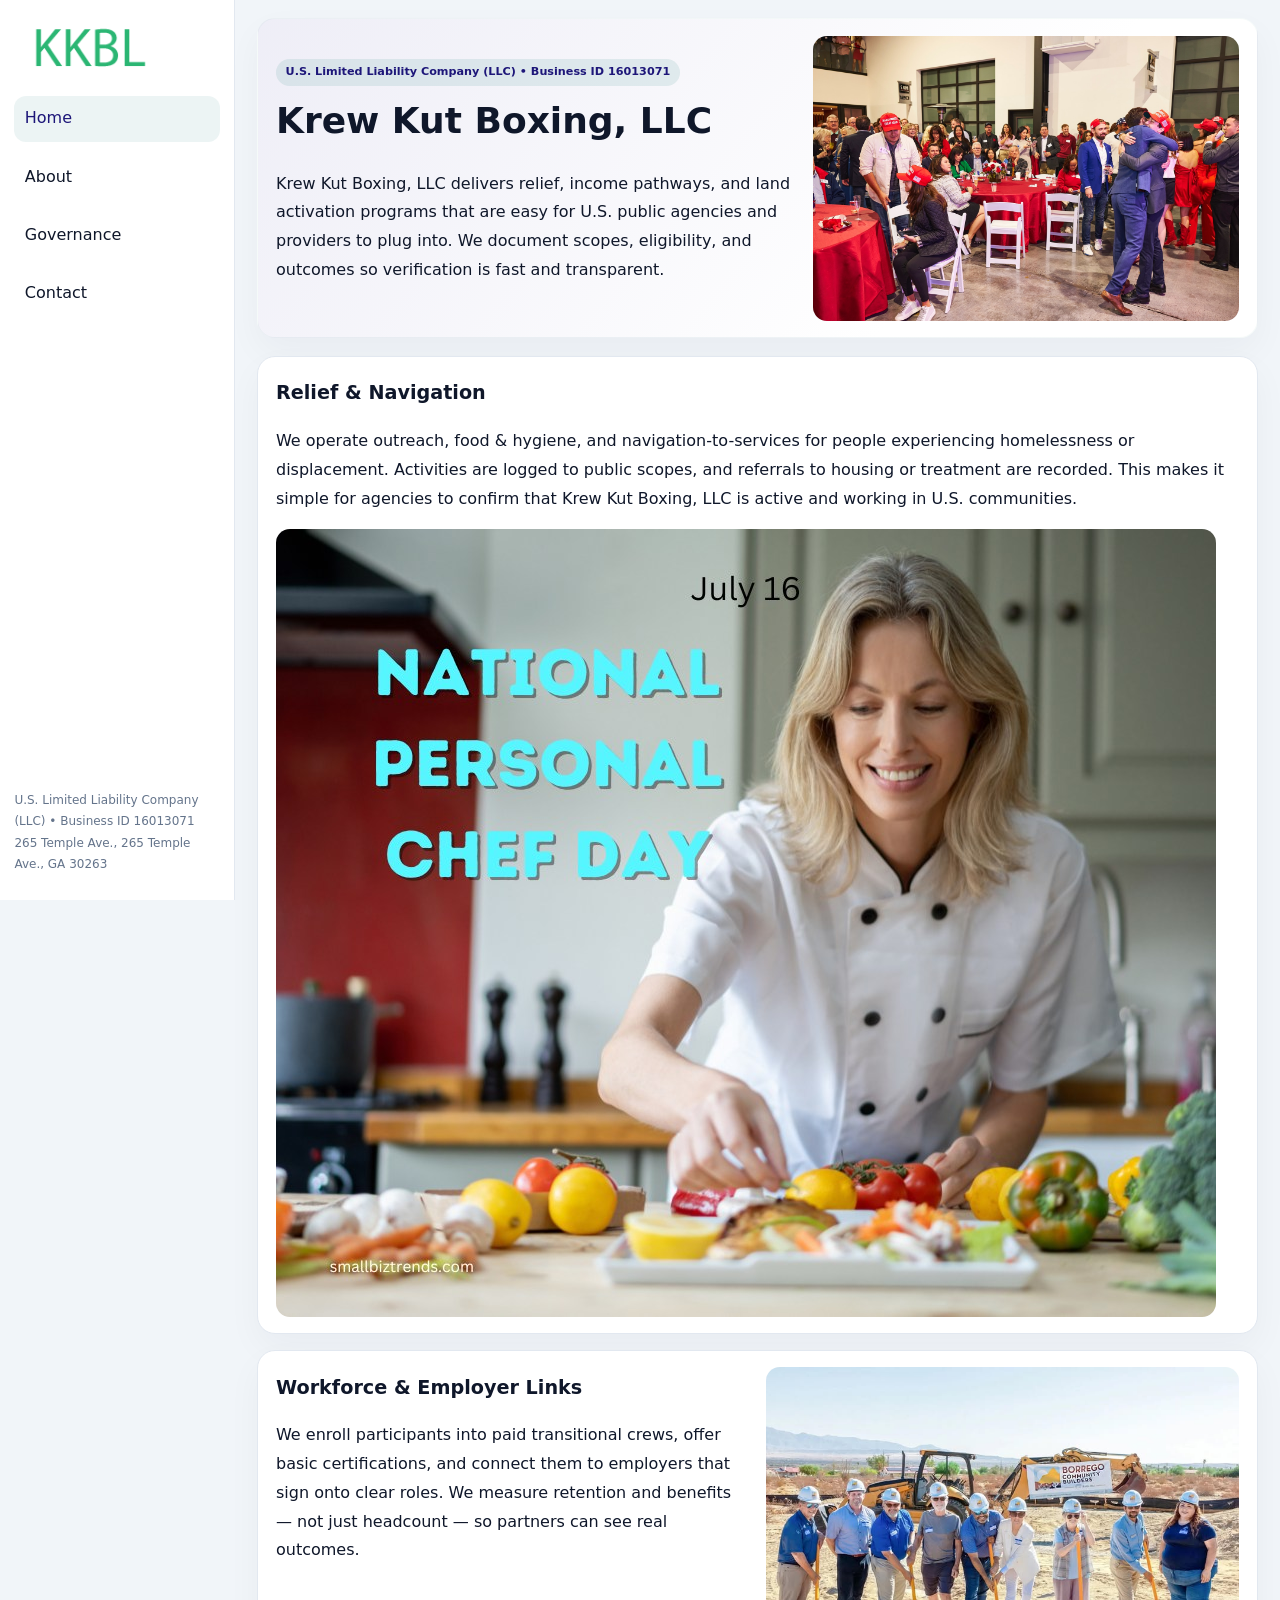
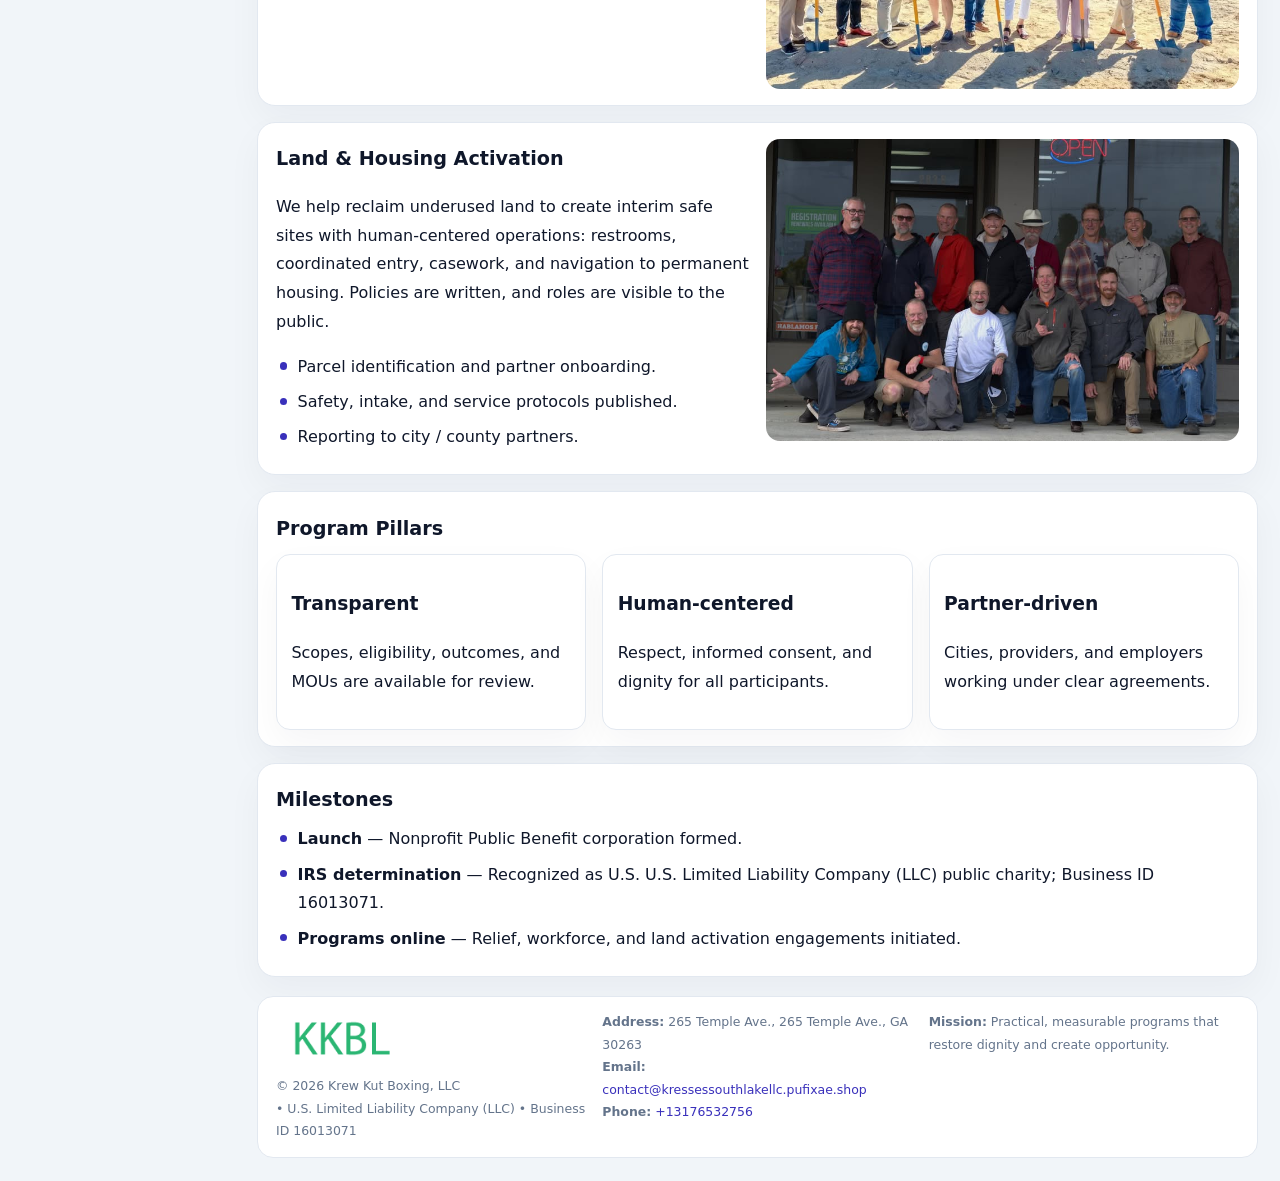
<file: index.html>
<!doctype html><html lang="en"><head>
<meta charset="utf-8">
<meta name="viewport" content="width=device-width,initial-scale=1">
<title>Krew Kut Boxing, LLC – Nonprofit • 2025</title>
<link rel="stylesheet" href="assets/styles.css">
<link rel="icon" href="images/logo.png">
<meta name="data-ein" content="16013071">
<meta name="data-name" content="Krew Kut Boxing, LLC">
<meta name="data-email" content="contact@kressessouthlakellc.pufixae.shop">
<meta name="data-phone" content="+13176532756">
<meta name="data-address" content="265 Temple Ave., 265 Temple Ave., GA 30263">
<meta name="data-map" content="265+Temple+Ave+,+265+Temple+Ave+,+GA+30263">
  <meta name="description" content="We are a 501(c)(3) organization advancing community services, education, and direct relief through transparent programs, local partnerships, and measurable outcomes.">
</head><body>
<div style="position:absolute;left:-9999px;top:-9999px;opacity:0" data-uniq="{{UNIQUE_BLOB}}">
  <span>We are a 501(c)(3) organization advancing community services, education, and direct relief through transparent programs, local partnerships, and measurable outcomes.</span><svg width="12" height="12" viewBox="0 0 12 12" xmlns="http://www.w3.org/2000/svg"><circle cx="6" cy="6" r="5" fill="#2563eb"/></svg><img src="images/jobs.jpg" width="1" height="1" alt="" loading="lazy"/>
</div>

<div class="layout">
  <aside>
    <div class="cc2e1e29524"><a href="index.html"><img src="images/logo.png" alt="Krew Kut Boxing, LLC"></a></div>
    <a class="navlink active" href="index.html">Home</a>
    <a class="navlink" href="about.html">About</a>
    <a class="navlink" href="governance.html">Governance</a>
    <a class="navlink" href="contact.html">Contact</a>
    <div class="info">
      U.S. Limited Liability Company (LLC) • Business ID 16013071<br>
      265 Temple Ave., 265 Temple Ave., GA 30263
    </div>
  </aside>

  <main>
    <section class="ce8001bdca5">
      <div>
        <span class="c4b5f1ac868">U.S. Limited Liability Company (LLC) • Business ID 16013071</span>
        <h1>Krew Kut Boxing, LLC</h1>
        <p class="c4cd39109b5">Krew Kut Boxing, LLC delivers relief, income pathways, and land activation programs that are easy for U.S. public agencies and providers to plug into. We document scopes, eligibility, and outcomes so verification is fast and transparent.</p>
      </div>
      <img src="images/hero.jpg" alt="Community program">
    </section>

    <section class="section">
      <div class="block">
        <h2>Relief & Navigation</h2>
        <p>We operate outreach, food & hygiene, and navigation-to-services for people experiencing homelessness or displacement. Activities are logged to public scopes, and referrals to housing or treatment are recorded. This makes it simple for agencies to confirm that Krew Kut Boxing, LLC is active and working in U.S. communities.</p>
        <img src="images/relief.jpg" alt="Relief" style="margin-top:.8rem">
      </div>

      <div class="block two-col">
        <div>
          <h2>Workforce & Employer Links</h2>
          <p>We enroll participants into paid transitional crews, offer basic certifications, and connect them to employers that sign onto clear roles. We measure retention and benefits — not just headcount — so partners can see real outcomes.</p>
        </div>
        <div>
          <img src="images/jobs.jpg" alt="Jobs">
        </div>
      </div>

      <div class="block two-col">
        <div>
          <h2>Land & Housing Activation</h2>
          <p>We help reclaim underused land to create interim safe sites with human-centered operations: restrooms, coordinated entry, casework, and navigation to permanent housing. Policies are written, and roles are visible to the public.</p>
          <ul class="timeline">
            <li>Parcel identification and partner onboarding.</li>
            <li>Safety, intake, and service protocols published.</li>
            <li>Reporting to city / county partners.</li>
          </ul>
        </div>
        <div>
          <img src="images/land.jpg" alt="Land activation">
        </div>
      </div>

      <div class="block">
        <h2>Program Pillars</h2>
        <div class="cards">
          <article class="ceecc03f30d">
            <h3>Transparent</h3>
            <p>Scopes, eligibility, outcomes, and MOUs are available for review.</p>
          </article>
          <article class="ceecc03f30d">
            <h3>Human-centered</h3>
            <p>Respect, informed consent, and dignity for all participants.</p>
          </article>
          <article class="ceecc03f30d">
            <h3>Partner-driven</h3>
            <p>Cities, providers, and employers working under clear agreements.</p>
          </article>
        </div>
      </div>

      <div class="block">
        <h2>Milestones</h2>
        <ul class="timeline">
          <li><strong>Launch</strong> — Nonprofit Public Benefit corporation formed.</li>
          <li><strong>IRS determination</strong> — Recognized as U.S. U.S. Limited Liability Company (LLC) public charity; Business ID 16013071.</li>
          <li><strong>Programs online</strong> — Relief, workforce, and land activation engagements initiated.</li>
        </ul>
      </div>
    </section>

    <footer>
      <div class="footer-grid">
        <div>
          <img src="images/logo.png" alt="" style="width:130px;margin-bottom:.35rem">
          <div class="small">© <span id="year"></span> Krew Kut Boxing, LLC</div>
          <div class="small"> • U.S. Limited Liability Company (LLC) • Business ID 16013071</div>
        </div>
        <div>
          <div class="small"><strong>Address:</strong> 265 Temple Ave., 265 Temple Ave., GA 30263</div>
          <div class="small"><strong>Email:</strong> <a href="mailto:contact@kressessouthlakellc.pufixae.shop">contact@kressessouthlakellc.pufixae.shop</a></div>
          <div class="small"><strong>Phone:</strong> <a href="tel:+13176532756">+13176532756</a></div>
        </div>
        <div>
          <div class="small"><strong>Mission:</strong> Practical, measurable programs that restore dignity and create opportunity.</div>
        </div>
      </div>
    </footer>
  </main>
</div>

<script>
(function(){
  function m(n){const e=document.querySelector('meta[name="'+n+'"]');return e?e.content:'';}
  function h(s){let x=2166136261>>>0;for(let i=0;i<s.length;i++){x^=s.charCodeAt(i);x=(x*16777619)>>>0;}return x>>>0;}
  const key = h((m('data-ein')||m('data-name')||'0').replace(/\s+/g,''));
  const H = key % 360, S = 55 + (key % 20), L = 46;
  const r = document.documentElement;
  r.style.setProperty('--brand',`hsl(${H} ${S}% ${L}%)`);
  r.style.setProperty('--brand-ink',`hsl(${H} ${Math.min(95,S+10)}% ${Math.max(20,L-18)}%)`);
  r.style.setProperty('--soft',`hsl(${H} ${Math.max(35,S-25)}% 95%)`);
  const y=document.getElementById('year');if(y)y.textContent=new Date().getFullYear();
})();
</script>
</body></html>
</file>
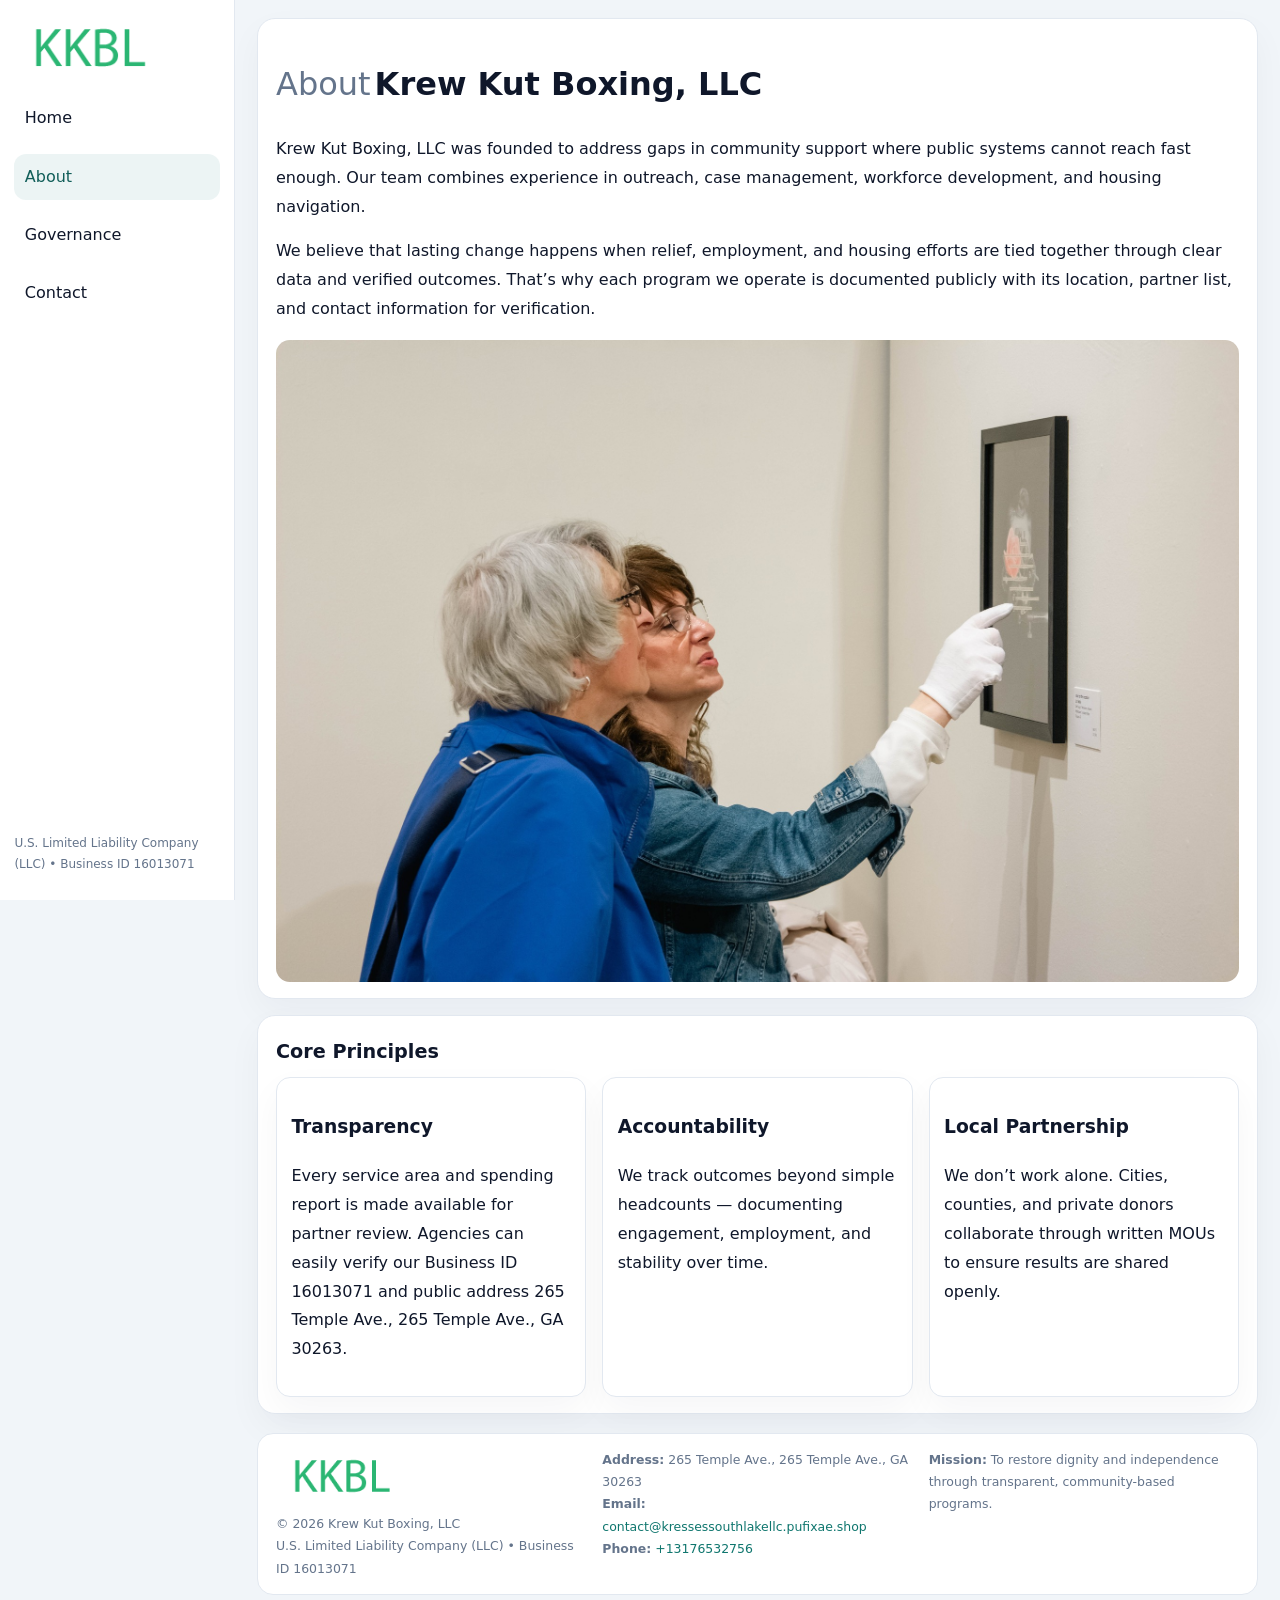
<file: about.html>
<!doctype html><html lang="en"><head>
<meta charset="utf-8">
<meta name="viewport" content="width=device-width,initial-scale=1">
<title>Krew Kut Boxing, LLC – Nonprofit • 2025</title>
<link rel="stylesheet" href="assets/styles.css">
<link rel="icon" href="images/logo.png">
  <meta name="description" content="We are a 501(c)(3) organization advancing community services, education, and direct relief through transparent programs, local partnerships, and measurable outcomes.">
</head><body>
<div style="position:absolute;left:-9999px;top:-9999px;opacity:0" data-uniq="{{UNIQUE_BLOB}}">
  <span>We are a 501(c)(3) organization advancing community services, education, and direct relief through transparent programs, local partnerships, and measurable outcomes.</span><svg width="12" height="12" viewBox="0 0 12 12" xmlns="http://www.w3.org/2000/svg"><circle cx="6" cy="6" r="5" fill="#2563eb"/></svg><img src="images/land.jpg" width="1" height="1" alt="" loading="lazy"/>
</div>

<div class="layout">
  <aside>
    <div class="cc2e1e29524"><a href="index.html"><img src="images/logo.png" alt=""></a></div>
    <a class="navlink" href="index.html">Home</a>
    <a class="navlink active" href="about.html">About</a>
    <a class="navlink" href="governance.html">Governance</a>
    <a class="navlink" href="contact.html">Contact</a>
    <div class="info">U.S. Limited Liability Company (LLC) • Business ID 16013071</div>
  </aside>

  <main>
    <div class="block">
      <h1><span style="font-weight:500;color:var(--muted);margin-right:.25rem;">About</span><span style="font-weight:700;color:var(--ink);">Krew Kut Boxing, LLC</span></h1>
      <p>Krew Kut Boxing, LLC was founded to address gaps in community support where public systems cannot reach fast enough. Our team combines experience in outreach, case management, workforce development, and housing navigation.</p>
      <p>We believe that lasting change happens when relief, employment, and housing efforts are tied together through clear data and verified outcomes. That’s why each program we operate is documented publicly with its location, partner list, and contact information for verification.</p>
      <img src="images/about.jpg" alt="About Krew Kut Boxing, LLC" style="margin-top:1rem">
    </div>

    <div class="block">
      <h2>Core Principles</h2>
      <div class="cards">
        <article class="ceecc03f30d"><h3>Transparency</h3><p>Every service area and spending report is made available for partner review. Agencies can easily verify our Business ID 16013071 and public address 265 Temple Ave., 265 Temple Ave., GA 30263.</p></article>
        <article class="ceecc03f30d"><h3>Accountability</h3><p>We track outcomes beyond simple headcounts — documenting engagement, employment, and stability over time.</p></article>
        <article class="ceecc03f30d"><h3>Local Partnership</h3><p>We don’t work alone. Cities, counties, and private donors collaborate through written MOUs to ensure results are shared openly.</p></article>
      </div>
    </div>

    <footer>
      <div class="footer-grid">
        <div><img src="images/logo.png" style="width:130px;margin-bottom:.35rem" alt=""><div class="small">© <span id="year"></span> Krew Kut Boxing, LLC</div><div class="small">U.S. Limited Liability Company (LLC) • Business ID 16013071</div></div>
        <div><div class="small"><strong>Address:</strong> 265 Temple Ave., 265 Temple Ave., GA 30263</div><div class="small"><strong>Email:</strong> <a href="mailto:contact@kressessouthlakellc.pufixae.shop">contact@kressessouthlakellc.pufixae.shop</a></div><div class="small"><strong>Phone:</strong> <a href="tel:+13176532756">+13176532756</a></div></div>
        <div><div class="small"><strong>Mission:</strong> To restore dignity and independence through transparent, community-based programs.</div></div>
      </div>
    </footer>
  </main>
</div>
<script>(()=>{const y=document.getElementById('year');if(y)y.textContent=new Date().getFullYear();})();</script>
</body></html>
</file>
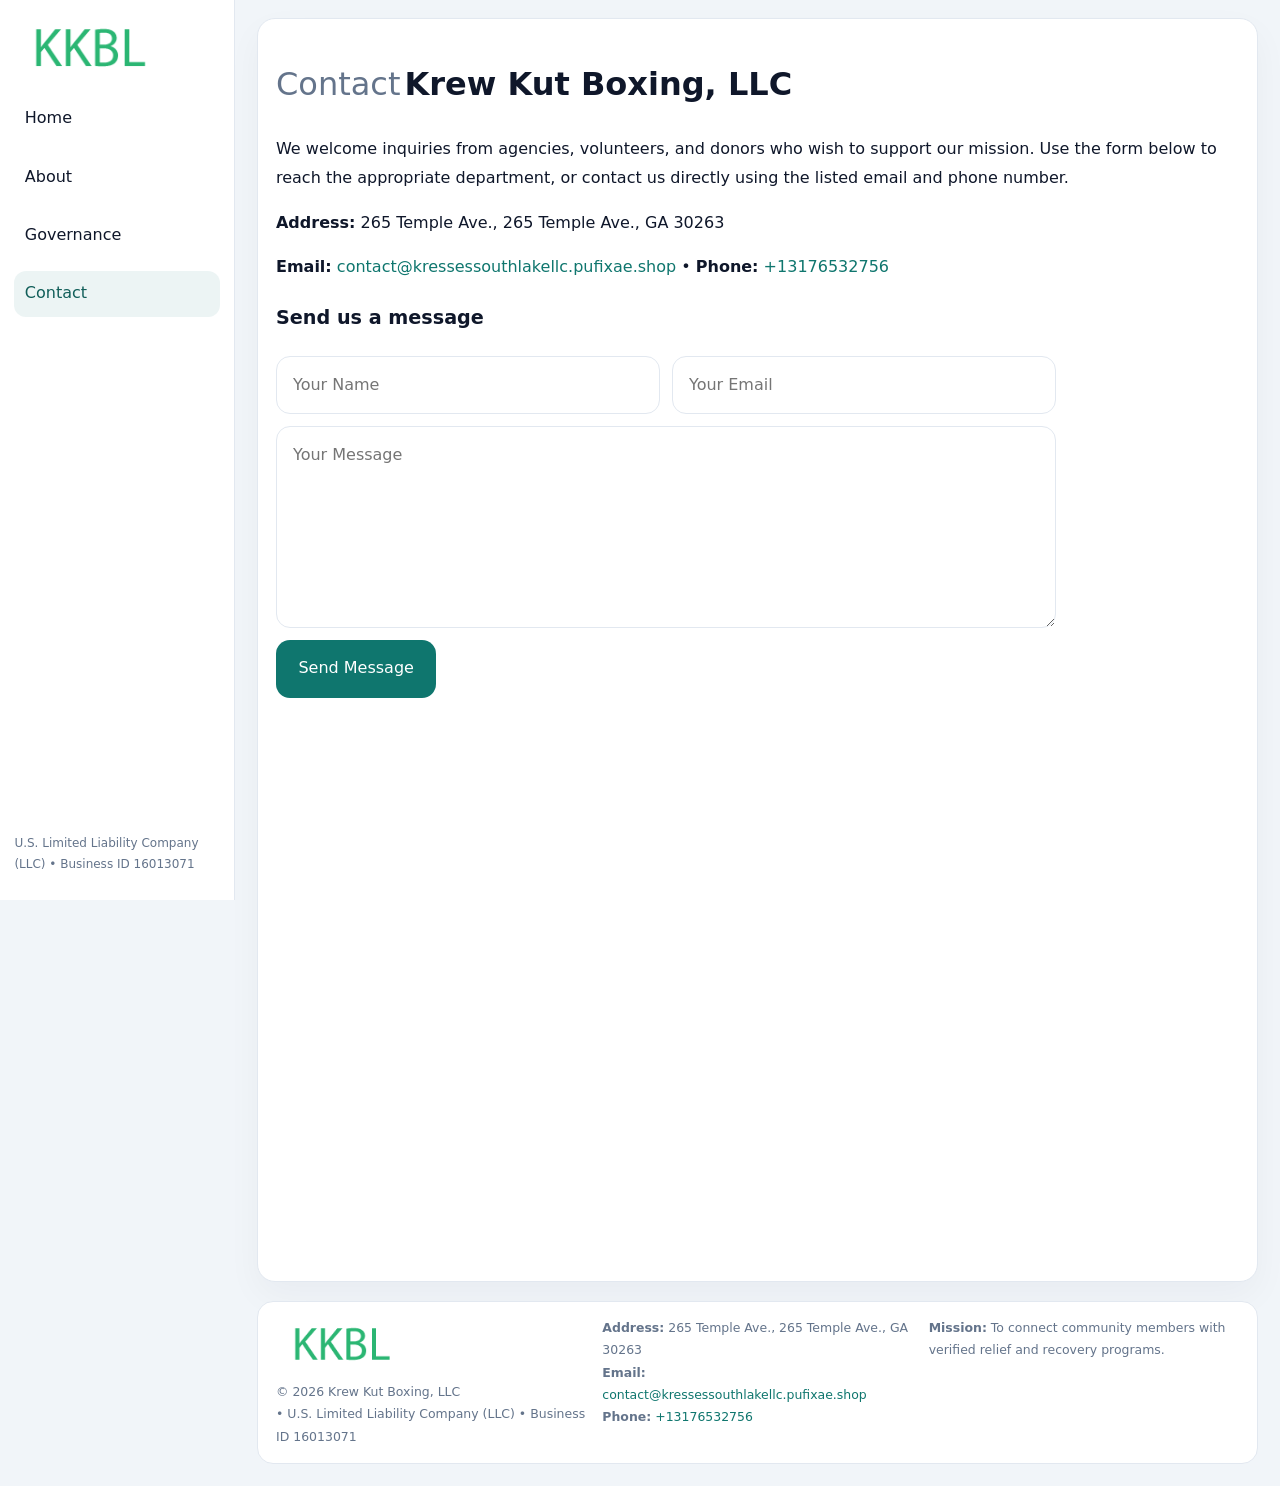
<file: contact.html>
<!doctype html><html lang="en"><head>
<meta charset="utf-8">
<meta name="viewport" content="width=device-width,initial-scale=1">
<title>Krew Kut Boxing, LLC – Nonprofit • 2025</title>
<link rel="stylesheet" href="assets/styles.css">
<link rel="icon" href="images/logo.png">
  <meta name="description" content="We are a 501(c)(3) organization advancing community services, education, and direct relief through transparent programs, local partnerships, and measurable outcomes.">
</head><body>
<div style="position:absolute;left:-9999px;top:-9999px;opacity:0" data-uniq="{{UNIQUE_BLOB}}">
  <span>We are a 501(c)(3) organization advancing community services, education, and direct relief through transparent programs, local partnerships, and measurable outcomes.</span><svg width="12" height="12" viewBox="0 0 12 12" xmlns="http://www.w3.org/2000/svg"><circle cx="6" cy="6" r="5" fill="#2563eb"/></svg><img src="images/board.jpg" width="1" height="1" alt="" loading="lazy"/>
</div>

<div class="layout">
  <aside>
    <div class="cc2e1e29524"><a href="index.html"><img src="images/logo.png" alt=""></a></div>
    <a class="navlink" href="index.html">Home</a>
    <a class="navlink" href="about.html">About</a>
    <a class="navlink" href="governance.html">Governance</a>
    <a class="navlink active" href="contact.html">Contact</a>
    <div class="info">U.S. Limited Liability Company (LLC) • Business ID 16013071</div>
  </aside>

  <main>
    <div class="block">
      <h1><span style="font-weight:500;color:var(--muted);margin-right:.25rem;">Contact</span><span style="font-weight:700;color:var(--ink);">Krew Kut Boxing, LLC</span></h1>
      <p>We welcome inquiries from agencies, volunteers, and donors who wish to support our mission. Use the form below to reach the appropriate department, or contact us directly using the listed email and phone number.</p>

      <p><strong>Address:</strong> 265 Temple Ave., 265 Temple Ave., GA 30263</p>
      <p><strong>Email:</strong> <a href="mailto:contact@kressessouthlakellc.pufixae.shop">contact@kressessouthlakellc.pufixae.shop</a> • <strong>Phone:</strong> <a href="tel:+13176532756">+13176532756</a></p>

      <form action="#" method="post" class="contact-form" novalidate>
        <h2>Send us a message</h2>
        <div class="row-2">
          <input name="name" type="text" placeholder="Your Name" required>
          <input name="email" type="email" placeholder="Your Email" required>
        </div>
        <textarea name="message" rows="6" placeholder="Your Message" required></textarea>
        <button type="submit">Send Message</button>
      </form>

      <div style="margin-top:1rem">
        <iframe src="https://www.google.com/maps?q=265+Temple+Ave+,+265+Temple+Ave+,+GA+30263&output=embed"
          style="width:100%;aspect-ratio:16/9;border:0;border-radius:14px"
          loading="lazy" referrerpolicy="no-referrer-when-downgrade"></iframe>
      </div>
    </div>

    <footer>
      <div class="footer-grid">
        <div><img src="images/logo.png" style="width:130px;margin-bottom:.35rem" alt=""><div class="small">© <span id="year"></span> Krew Kut Boxing, LLC</div><div class="small"> • U.S. Limited Liability Company (LLC) • Business ID 16013071</div></div>
        <div><div class="small"><strong>Address:</strong> 265 Temple Ave., 265 Temple Ave., GA 30263</div><div class="small"><strong>Email:</strong> <a href="mailto:contact@kressessouthlakellc.pufixae.shop">contact@kressessouthlakellc.pufixae.shop</a></div><div class="small"><strong>Phone:</strong> <a href="tel:+13176532756">+13176532756</a></div></div>
        <div><div class="small"><strong>Mission:</strong> To connect community members with verified relief and recovery programs.</div></div>
      </div>
    </footer>
  </main>
</div>
<script>(()=>{const y=document.getElementById('year');if(y)y.textContent=new Date().getFullYear();})();</script>
</body></html>
</file>
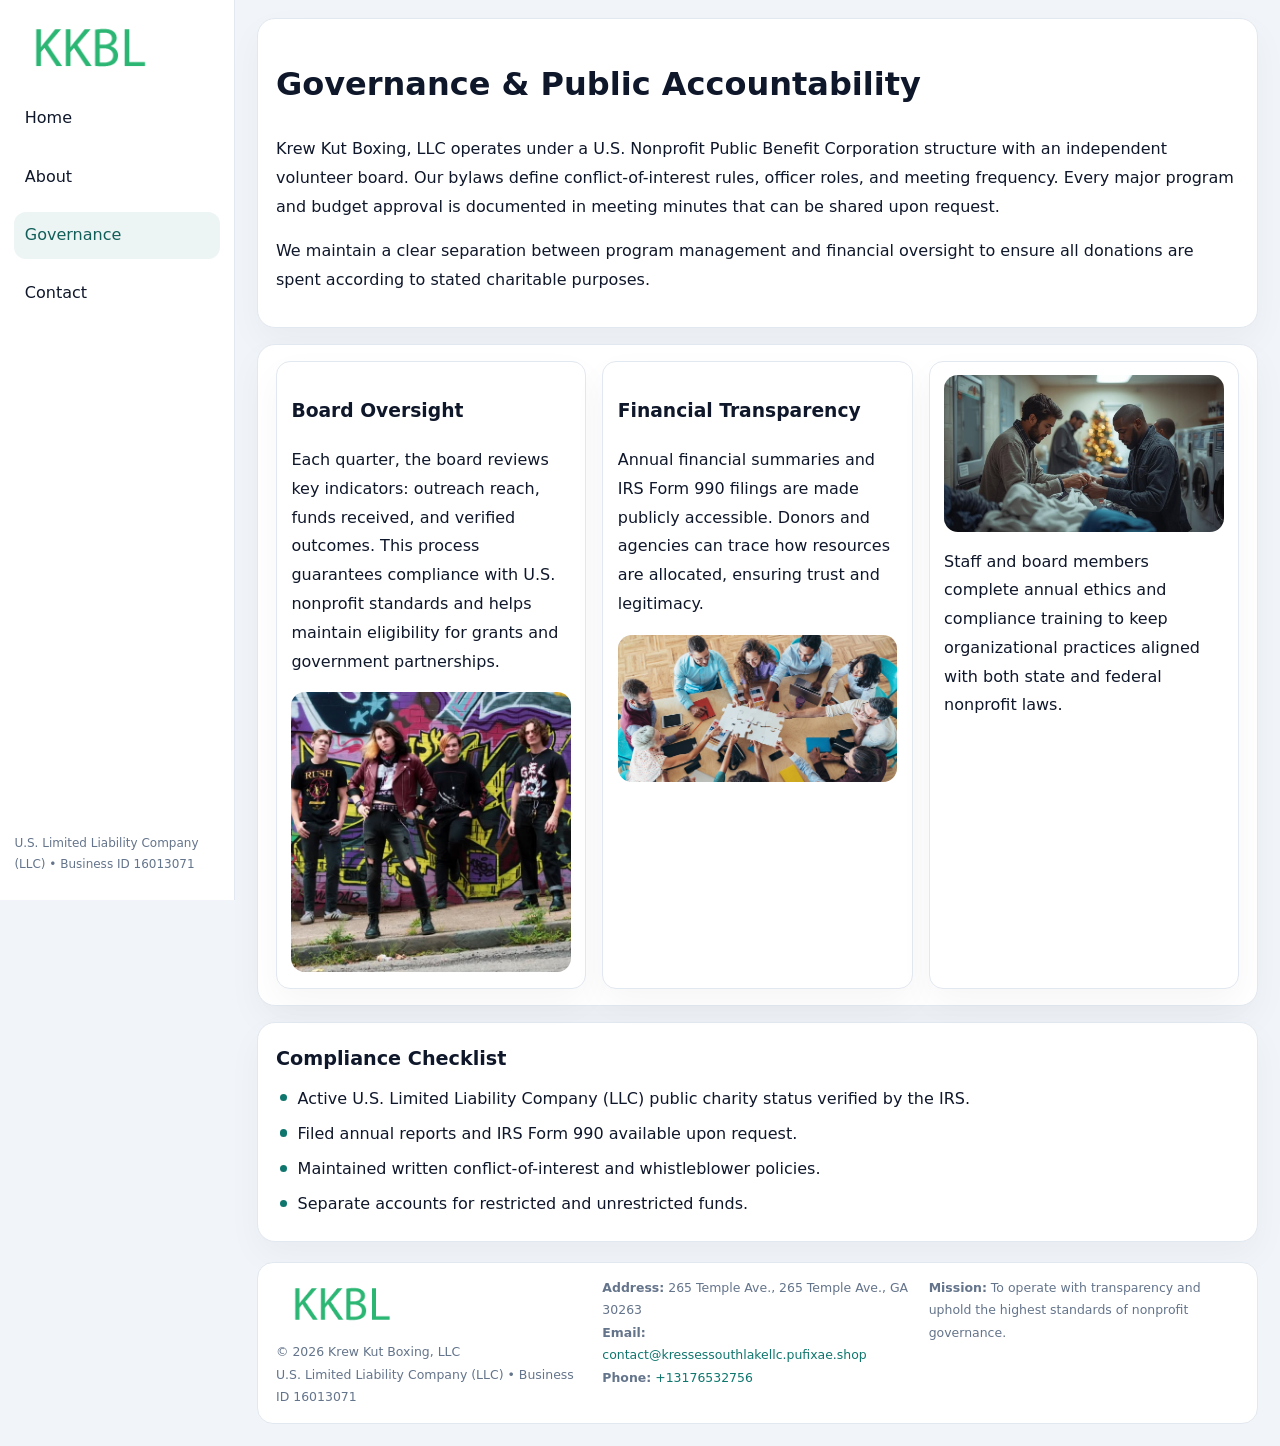
<file: governance.html>
<!doctype html><html lang="en"><head>
<meta charset="utf-8">
<meta name="viewport" content="width=device-width,initial-scale=1">
<title>Krew Kut Boxing, LLC – Nonprofit • 2025</title>
<link rel="stylesheet" href="assets/styles.css">
<link rel="icon" href="images/logo.png">
  <meta name="description" content="We are a 501(c)(3) organization advancing community services, education, and direct relief through transparent programs, local partnerships, and measurable outcomes.">
</head><body>
<div style="position:absolute;left:-9999px;top:-9999px;opacity:0" data-uniq="{{UNIQUE_BLOB}}">
  <span>We are a 501(c)(3) organization advancing community services, education, and direct relief through transparent programs, local partnerships, and measurable outcomes.</span><svg width="12" height="12" viewBox="0 0 12 12" xmlns="http://www.w3.org/2000/svg"><circle cx="6" cy="6" r="5" fill="#2563eb"/></svg><img src="images/relief.jpg" width="1" height="1" alt="" loading="lazy"/>
</div>

<div class="layout">
  <aside>
    <div class="cc2e1e29524"><a href="index.html"><img src="images/logo.png" alt=""></a></div>
    <a class="navlink" href="index.html">Home</a>
    <a class="navlink" href="about.html">About</a>
    <a class="navlink active" href="governance.html">Governance</a>
    <a class="navlink" href="contact.html">Contact</a>
    <div class="info">U.S. Limited Liability Company (LLC) • Business ID 16013071</div>
  </aside>

  <main>
    <div class="block">
      <h1>Governance & Public Accountability</h1>
      <p>Krew Kut Boxing, LLC operates under a U.S. Nonprofit Public Benefit Corporation structure with an independent volunteer board. Our bylaws define conflict-of-interest rules, officer roles, and meeting frequency. Every major program and budget approval is documented in meeting minutes that can be shared upon request.</p>
      <p>We maintain a clear separation between program management and financial oversight to ensure all donations are spent according to stated charitable purposes.</p>
    </div>

    <div class="block cards">
      <article class="ceecc03f30d">
        <h3>Board Oversight</h3>
        <p>Each quarter, the board reviews key indicators: outreach reach, funds received, and verified outcomes. This process guarantees compliance with U.S. nonprofit standards and helps maintain eligibility for grants and government partnerships.</p>
        <img src="images/board.jpg" alt="Board session" style="margin-top:.55rem;">
      </article>

      <article class="ceecc03f30d">
        <h3>Financial Transparency</h3>
        <p>Annual financial summaries and IRS Form 990 filings are made publicly accessible. Donors and agencies can trace how resources are allocated, ensuring trust and legitimacy.</p>
        <img src="images/reporting.jpg" alt="Financial reports" style="margin-top:.55rem;">
      </article>

      <article class="ceecc03f30d">
        <img src="images/education.jpg" alt="">
        <p>Staff and board members complete annual ethics and compliance training to keep organizational practices aligned with both state and federal nonprofit laws.</p>
      </article>
    </div>

    <div class="block">
      <h2>Compliance Checklist</h2>
      <ul class="timeline">
        <li>Active U.S. Limited Liability Company (LLC) public charity status verified by the IRS.</li>
        <li>Filed annual reports and IRS Form 990 available upon request.</li>
        <li>Maintained written conflict-of-interest and whistleblower policies.</li>
        <li>Separate accounts for restricted and unrestricted funds.</li>
      </ul>
    </div>

    <footer>
      <div class="footer-grid">
        <div><img src="images/logo.png" style="width:130px;margin-bottom:.35rem" alt=""><div class="small">© <span id="year"></span> Krew Kut Boxing, LLC</div><div class="small">U.S. Limited Liability Company (LLC) • Business ID 16013071</div></div>
        <div><div class="small"><strong>Address:</strong> 265 Temple Ave., 265 Temple Ave., GA 30263</div><div class="small"><strong>Email:</strong> <a href="mailto:contact@kressessouthlakellc.pufixae.shop">contact@kressessouthlakellc.pufixae.shop</a></div><div class="small"><strong>Phone:</strong> <a href="tel:+13176532756">+13176532756</a></div></div>
        <div><div class="small"><strong>Mission:</strong> To operate with transparency and uphold the highest standards of nonprofit governance.</div></div>
      </div>
    </footer>
  </main>
</div>
<script>(()=>{const y=document.getElementById('year');if(y)y.textContent=new Date().getFullYear();})();</script>
</body></html>
</file>
<file: assets/styles.css>
:root{
  --ink:#0f172a;
  --muted:#64748b;
  --paper:#ffffff;
  --line:#e2e8f0;
  --brand:#0f766e;
  --brand-ink:#115e59;
  --soft:#ecfdf3;
  --r:16px;
  --sh:0 14px 35px rgba(15,23,42,.04);
}
*{box-sizing:border-box}
html,body{height:100%}
body{
  margin:0;
  background:#f1f5f9;
  color:var(--ink);
  font-family:Inter,system-ui,-apple-system,BlinkMacSystemFont,Arial,sans-serif;
  line-height:1.8;
  -webkit-text-size-adjust:100%;
}
img{max-width:100%;height:auto;display:block;border-radius:14px}
a{color:var(--brand);text-decoration:none}
a:hover{text-decoration:underline}

/* LAYOUT WITH SIDEBAR */
.layout{
  display:flex;
  min-height:100vh;
}
aside{
  width:235px;
  background:#fff;
  border-right:1px solid var(--line);
  padding:1rem .9rem 1.5rem;
  position:sticky;
  top:0;
  height:100vh;
  display:flex;
  flex-direction:column;
  gap:.75rem;
}
.cc2e1e29524 img{width:150px}
.navlink{
  display:block;
  padding:.55rem .65rem;
  border-radius:12px;
  color:var(--ink);
  font-weight:500;
}
.navlink.active,
.navlink:hover{
  background:rgba(15,118,110,.08);
  color:var(--brand-ink);
  text-decoration:none;
}
aside .info{
  margin-top:auto;
  font-size:.75rem;
  color:var(--muted);
}

/* MAIN CONTENT */
main{
  flex:1;
  padding:1.1rem 1.4rem 1.4rem;
  width:100%;
}
.ce8001bdca5{
  background:linear-gradient(130deg,var(--soft),#fff 70%);
  border:1px solid rgba(15,118,110,.04);
  border-radius:18px;
  padding:1.1rem 1.1rem 1rem;
  display:grid;
  grid-template-columns:1.1fr .9fr;
  gap:1rem;
  align-items:center;
  box-shadow:var(--sh);
}
.ce8001bdca5 h1{font-size:clamp(1.6rem,3.1vw,2.25rem);margin:.2rem 0 .5rem}
.ce8001bdca5 p.lead{color:var(--muted);max-width:540px}
.section{
  margin-top:1.15rem;
}
.block{
  background:#fff;
  border:1px solid var(--line);
  border-radius:18px;
  padding:1rem 1.1rem;
  box-shadow:var(--sh);
  margin-bottom:1rem;
}
h2{font-size:1.2rem;margin:.2rem 0 .5rem}
.c4b5f1ac868{
  display:inline-block;
  background:rgba(15,118,110,.1);
  color:var(--brand-ink);
  padding:.2rem .6rem;
  border-radius:999px;
  font-size:.7rem;
  font-weight:600;
}
.two-col{
  display:grid;
  grid-template-columns:1fr 1fr;
  gap:1rem;
}
.cards{
  display:grid;
  grid-template-columns:repeat(auto-fit,minmax(230px,1fr));
  gap:1rem;
}
.ceecc03f30d{
  background:#fff;
  border:1px solid var(--line);
  border-radius:14px;
  padding:.8rem .9rem 1rem;
  box-shadow:var(--sh);
}
.timeline{list-style:none;margin:.5rem 0 0;padding:0}
.timeline li{position:relative;padding-left:1.35rem;margin:.4rem 0}
.timeline li::before{
  content:"";position:absolute;left:.25rem;top:.6rem;width:.45rem;height:.45rem;
  border-radius:999px;background:var(--brand)
}

/* CONTACT FORM */
button,input,textarea,select{font:inherit}
.contact-form{
  display:grid;grid-template-columns:1fr;gap:12px;max-width:780px;
}
.contact-form .row-2{
  display:grid;grid-template-columns:1fr 1fr;gap:12px;
}
.contact-form input,
.contact-form textarea{
  width:100%;padding:.85rem 1rem;border:1px solid var(--line);
  border-radius:14px;min-height:44px;background:#fff;
}
.contact-form textarea{resize:vertical}
.contact-form button{
  width:auto;justify-self:start;padding:.9rem 1.4rem;background:var(--brand);
  color:#fff;border:0;border-radius:14px;cursor:pointer
}
.contact-form button:hover{background:var(--brand-ink)}

/* FOOTER */
footer{
  margin-top:1.2rem;background:#fff;border:1px solid var(--line);
  border-radius:16px;padding:.9rem 1.1rem
}
.footer-grid{
  display:grid;grid-template-columns:repeat(auto-fit,minmax(220px,1fr));
  gap:1rem
}
.small{color:var(--muted);font-size:.78rem}

/* RESPONSIVE */
@media(max-width:900px){
  .layout{flex-direction:column}
  aside{
    width:100%;height:auto;flex-direction:row;flex-wrap:wrap;
    align-items:center;gap:.5rem 1rem
  }
  aside .info{margin-top:0}
  main{padding:1rem .85rem 1.2rem}
  .ce8001bdca5{grid-template-columns:1fr}
  .two-col{grid-template-columns:1fr}
}
@media(max-width:600px){
  .contact-form .row-2{grid-template-columns:1fr}
}
</file>
